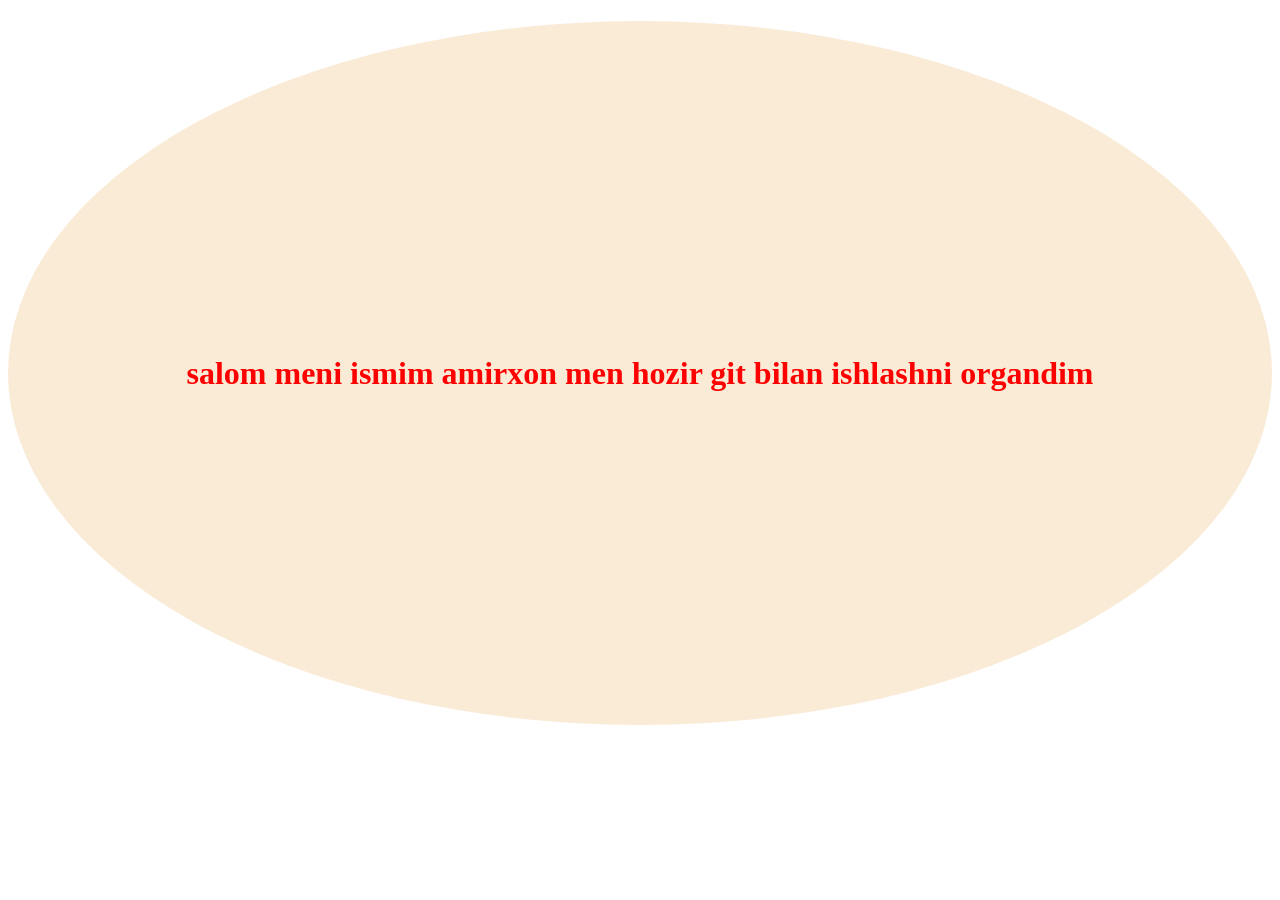
<file: index.html>
<!DOCTYPE html>
<html lang="en">
<head>
    <meta charset="UTF-8">
    <meta name="viewport" content="width=device-width, initial-scale=1.0">
    <title>git</title>
    <link rel="stylesheet" href="staly.css">
</head>
<body>
    <h1>salom meni ismim amirxon men hozir git bilan ishlashni organdim</h1>
</body>
</html>
</file>
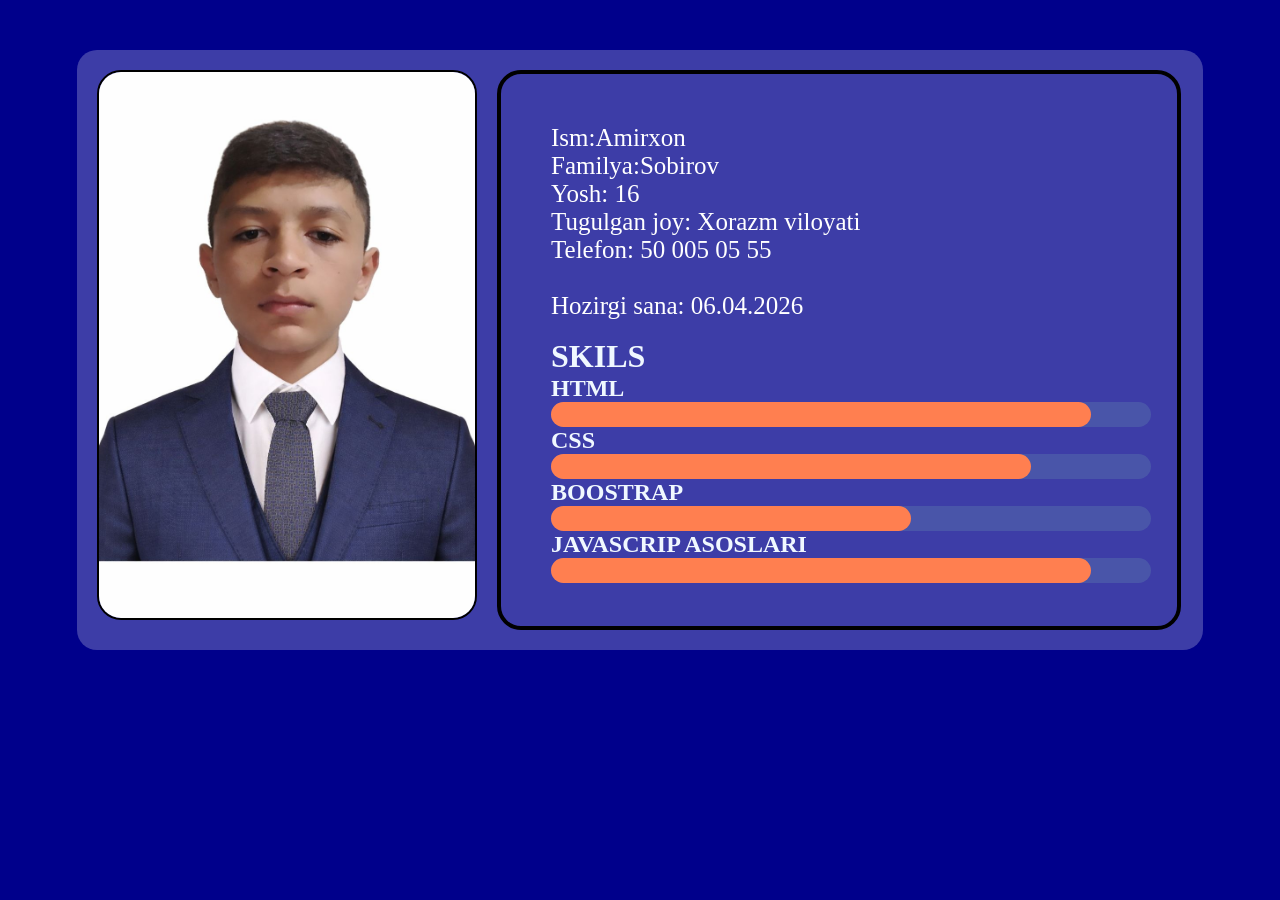
<file: 6-gun/profil.html>
<!DOCTYPE html>
<html lang="en">
<head>
    <meta charset="UTF-8">
    <meta name="viewport" content="width=device-width, initial-scale=1.0">
    <title>Document</title>
    <link rel="stylesheet" href="profil.css">
</head>
<body>
    <div class="ota">
        <div class="korinish">
            <div class="rasm">
                <img src="photo_2026-03-31_23-27-05.jpg" alt="">
            </div>
            <div class="malumot">
                <span>Ism:<span>Amirxon</span></span><br>
                <span>Familya:<span>Sobirov</span></span><br>
                <span>Yosh:<span> 16</span></span><br>
                <span>Tugulgan joy:<span> Xorazm viloyati</span></span><br>
                <span>Telefon:<span> 50 005 05 55</span></span><br>
                <span><span></span></span><br>
                <span>Hozirgi sana:<span> 06.04.2026</span></span><br><br>
                <div class="skils">
                    <h1 style="color: aliceblue;">SKILS</h1>
                    <h2 style="color: aliceblue;">HTML</h2>
                    <div class="a">
                        <div class="b"></div>
                    </div>
                    <h2>CSS</h2>
                    <div class="a">
                        <div class="b" id="css"></div>
                    </div>
                    <h2>BOOSTRAP</h2>
                    <div class="a">
                        <div class="b" id="boot"></div>
                    </div>
                    <h2>JAVASCRIP ASOSLARI</h2>
                    <div class="a">
                        <div class="b"></div>
                    </div>
                </div>
            </div>
        </div>
        <div class="skils">
            
        </div>
        <div class="oxir">

        </div>
    </div>
    
    
</body>
</html>
</file>
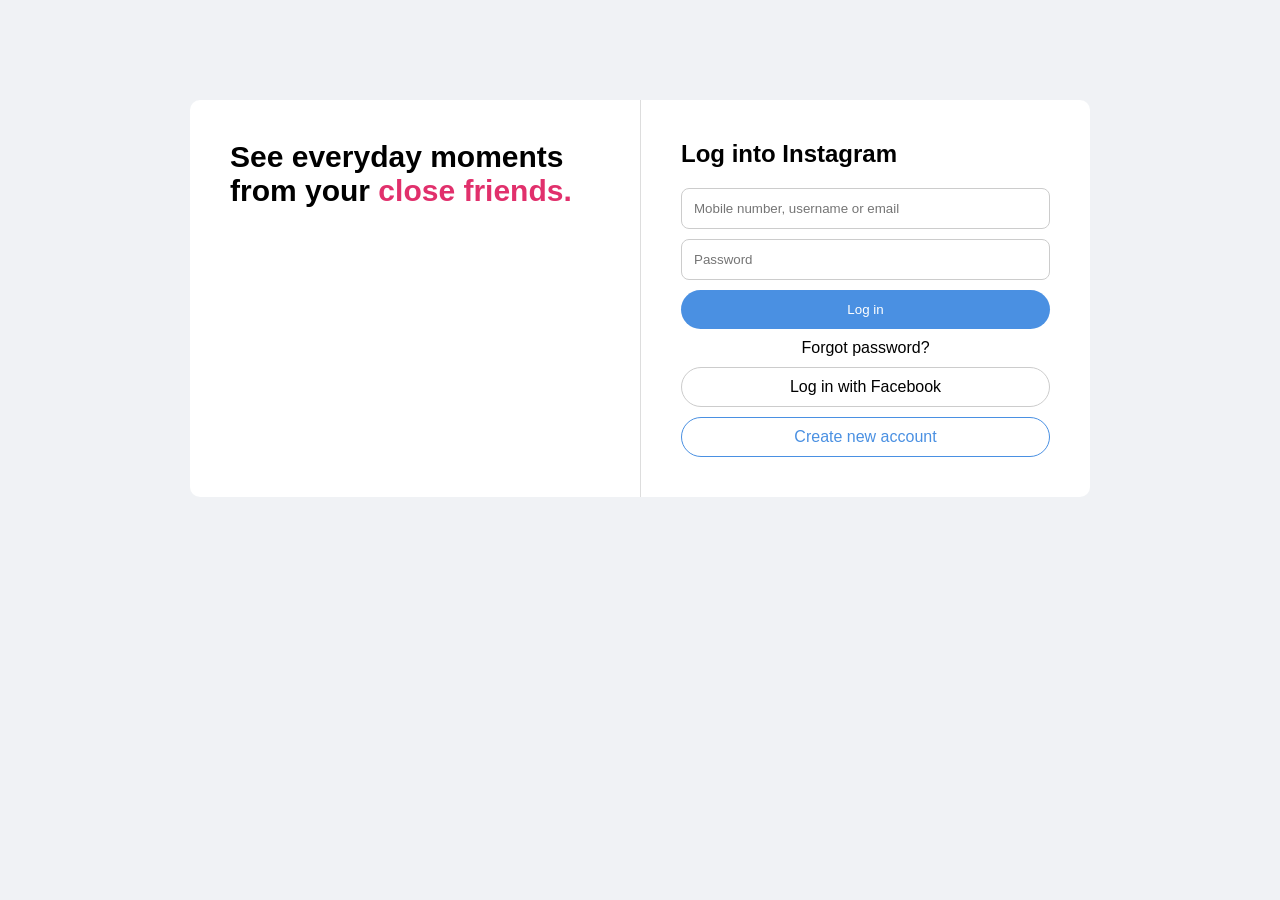
<file: 7-gun/instagram.html>
<!DOCTYPE html>
<html lang="en">
<head>
<meta charset="UTF-8">
<meta name="viewport" content="width=device-width, initial-scale=1.0">
<title>Instagram Login</title>

<style>
*{
  margin:0;
  padding:0;
  box-sizing:border-box;
  font-family:Arial;
}

body{
  background:#f0f2f5;
}

.container{
  width:900px;
  margin:100px auto;
  display:flex;
  background:#fff;
  border-radius:10px;
  overflow:hidden;
}

.left{
  width:50%;
  padding:40px;
}

.left h1{
  font-size:30px;
}

.left span{
  color:#e1306c;
}

.right{
  width:50%;
  padding:40px;
  border-left:1px solid #ddd;
}

.right h2{
  margin-bottom:20px;
}

.right input{
  width:100%;
  padding:12px;
  margin-bottom:10px;
  border:1px solid #ccc;
  border-radius:8px;
}

button{
  width:100%;
  padding:12px;
  background:#4a90e2;
  color:#fff;
  border:none;
  border-radius:20px;
}

p{
  text-align:center;
  margin:10px 0;
}

.box{
  border:1px solid #ccc;
  padding:10px;
  border-radius:20px;
  text-align:center;
  margin-top:10px;
}

.blue{
  border-color:#4a90e2;
  color:#4a90e2;
}

</style>
</head>

<body>

<div class="container">

  <div class="left">
    <h1>
      See everyday moments from your <span>close friends.</span>
    </h1>
  </div>

  <div class="right">
    <h2>Log into Instagram</h2>

    <input type="text" placeholder="Mobile number, username or email">
    <input type="password" placeholder="Password">

    <button>Log in</button>

    <p>Forgot password?</p>

    <div class="box">Log in with Facebook</div>
    <div class="box blue">Create new account</div>

  </div>

</div>

</body>
</html>
</file>
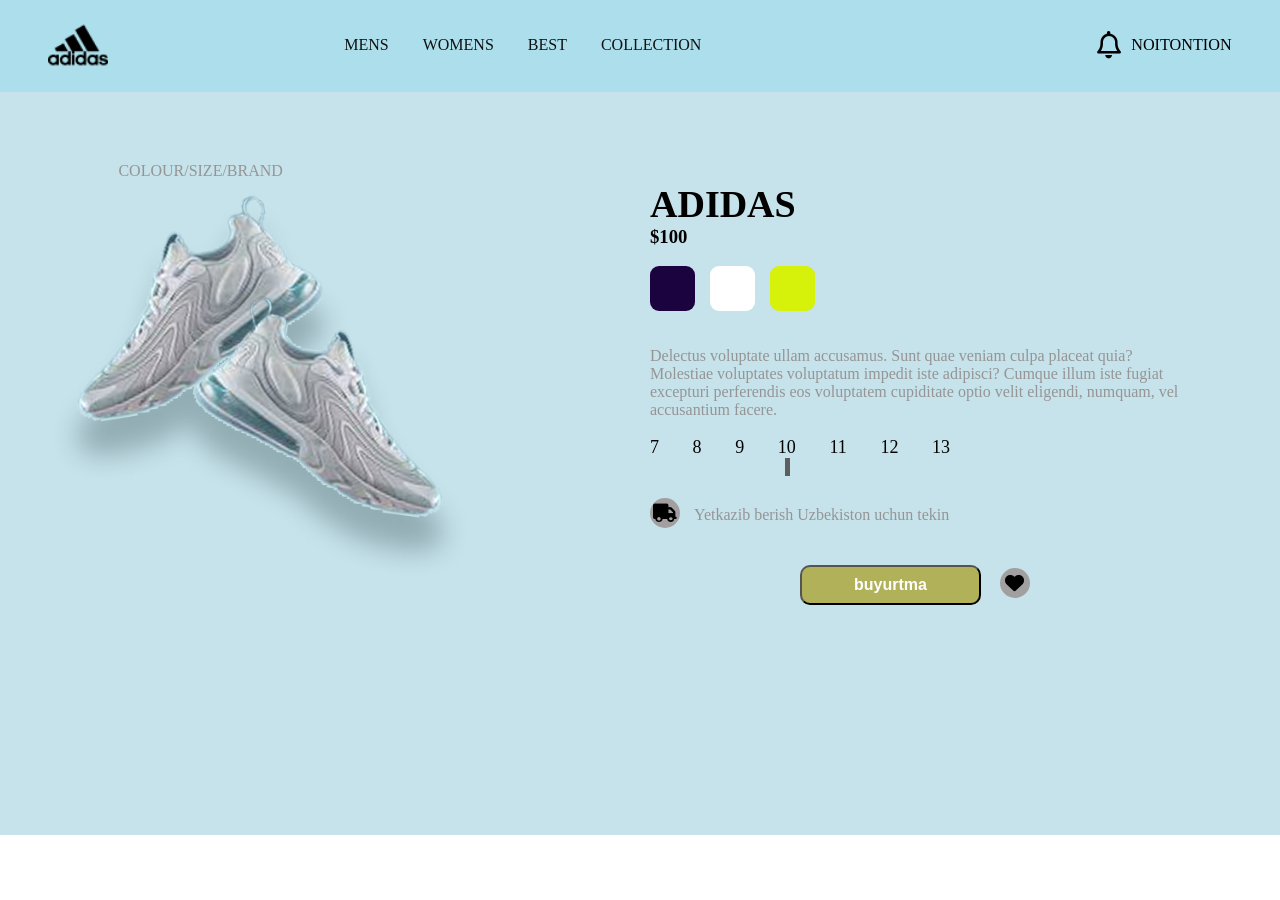
<file: ADIDAS/adidas.html>
<!DOCTYPE html>
<html lang="en">
<head>
    <meta charset="UTF-8">
    <meta name="viewport" content="width=device-width, initial-scale=1.0">
    <title>Document</title>
    <link rel="stylesheet" href="adidas.css">
     <link rel="stylesheet" 
          href="https://cdnjs.cloudflare.com/ajax/libs/font-awesome/6.4.0/css/all.min.css">
</head>
<body>
    <div class="herder">    
            <div class="harde">
                 <div class="rasm">
                        <img src="simple-icons_adidas.png" alt="">
                    </div>
                    <div class="link">
                        <a href="">MENS</a>
                        <a href="">WOMENS</a>
                        <a href="">BEST</a>
                        <a href="">COLLECTION</a>
                    </div>
                    <div class="ikon">                    
                        <i class="fa-regular fa-bell"></i>
                        <p>NOITONTION</p>
                    </div>
            </div>
    </div>
    <div class="continer">
        <div class="con1">
            <div class="krasm">
                <p>COLOUR/SIZE/BRAND</p>
                <div class="rasmm">
                    <img src="Group 1.png" alt="">
                </div>
            </div>
            <div class="malumot">
                <h1>ADIDAS</h1>
                <h3>$100</h3><br>
                <div class="k1">
                    <div class="kb1"></div>
                    <div class="kb2"></div>
                    <div class="kb3"></div>
                </div><br><br>
                <p> Delectus voluptate ullam accusamus. Sunt quae veniam culpa placeat quia? Molestiae voluptates voluptatum impedit iste adipisci? Cumque illum iste fugiat excepturi perferendis eos voluptatem cupiditate optio velit eligendi, numquam, vel accusantium facere.</p><br>
                <div class="son">
                    <p>7</p>
                    <p>8</p>
                    <p>9</p>
                    <p>10</p>
                    <p>11</p>
                    <p>12</p>
                    <p>13</p>
                </div>
                <div class="md">
                    <p class="modul"><b>|</b></p>
                </div>
                <div class="dostov">
                    <i class="fa-solid fa-truck"></i>  <span>Yetkazib berish Uzbekiston uchun tekin</span>
                </div><br>
                <div class="yubor">
                    <button>buyurtma</button>
                    <i class="fa-solid fa-heart"></i>
                </div>
            </div>
        </div>
    </div>
</body>
</html>
</file>
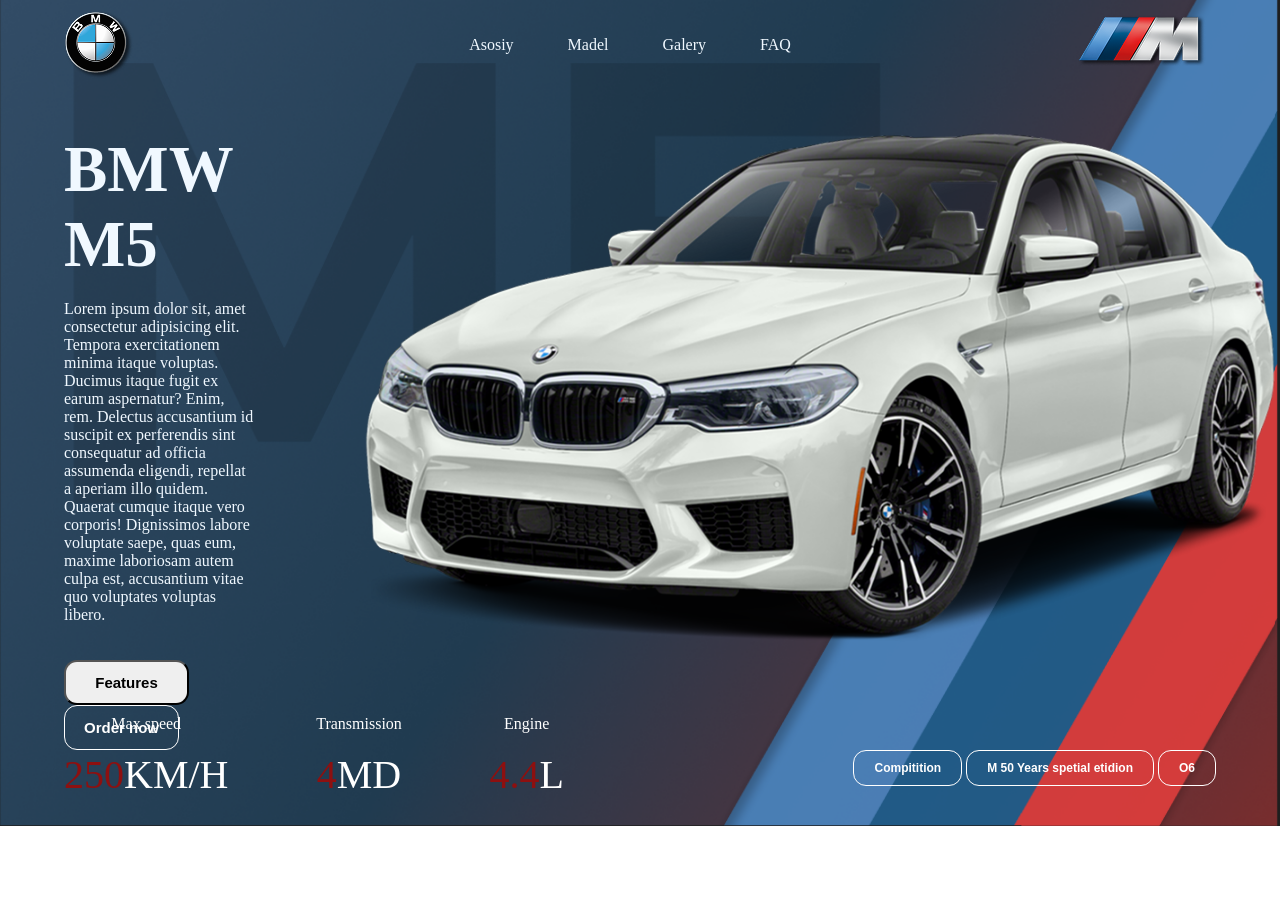
<file: 3-gun/BMW/BMW.html>
<!DOCTYPE html>
<html lang="en">
<head>
    <meta charset="UTF-8">
    <meta name="viewport" content="width=device-width, initial-scale=1.0">
    <title>BMW</title>
    <link rel="stylesheet" href="BMW.css">
</head>
<body>
    <div class="continer">
        <div class="herder">
            <div class="logo">
                <img src="logo.png" alt="">
            </div>
           <div class="link">
                    <a href="">Asosiy</a>
                    <a href="">Madel</a>
                    <a href="">Galery</a>
                    <a href="">FAQ</a>
           </div>
           <div class="m5logo">
            <img src="m5 logo.png" alt="">
           </div>
        </div>
        <div class="menu">
           <div class="malumot">
                <h1>BMW M5</h1><br>
                <p>Lorem ipsum dolor sit, amet consectetur adipisicing elit. Tempora exercitationem minima itaque voluptas. Ducimus itaque fugit ex earum aspernatur? Enim, rem. Delectus accusantium id suscipit ex perferendis sint consequatur ad officia assumenda eligendi, repellat a aperiam illo quidem. Quaerat cumque itaque vero corporis! Dignissimos labore voluptate saepe, quas eum, maxime laboriosam autem culpa est, accusantium vitae quo voluptates voluptas libero.</p><br><br>
                <button class="hug1">Features</button>
                <button class="hug2">Order now</button>
           </div>
           <div class="bmwimg">
                 <img src="Union.png" alt="">
            </div>
        </div>
        <div class="ohir">
            <div class="stat">
                <div class="tez">
                    <span>Max speed</span><br><br>
                    <span class="tezlik" ><span class="km">250</span>KM/H</span>
                </div>
                 <div class="tez">
                    <span>Transmission</span><br><br>
                    <span class="tezlik" ><span class="km">4</span>MD</span>
                </div>
                <div class="tez">
                    <span>Engine</span><br><br>
                    <span class="tezlik" ><span class="km">4.4</span>L</span>
                </div>
            </div>
            <div class="tug">
                <button>Compitition</button>
                <button>M 50 Years spetial etidion</button>
                <button>O6</button>
            </div>
        </div>
    </div>
     
</body>
</html>
</file>
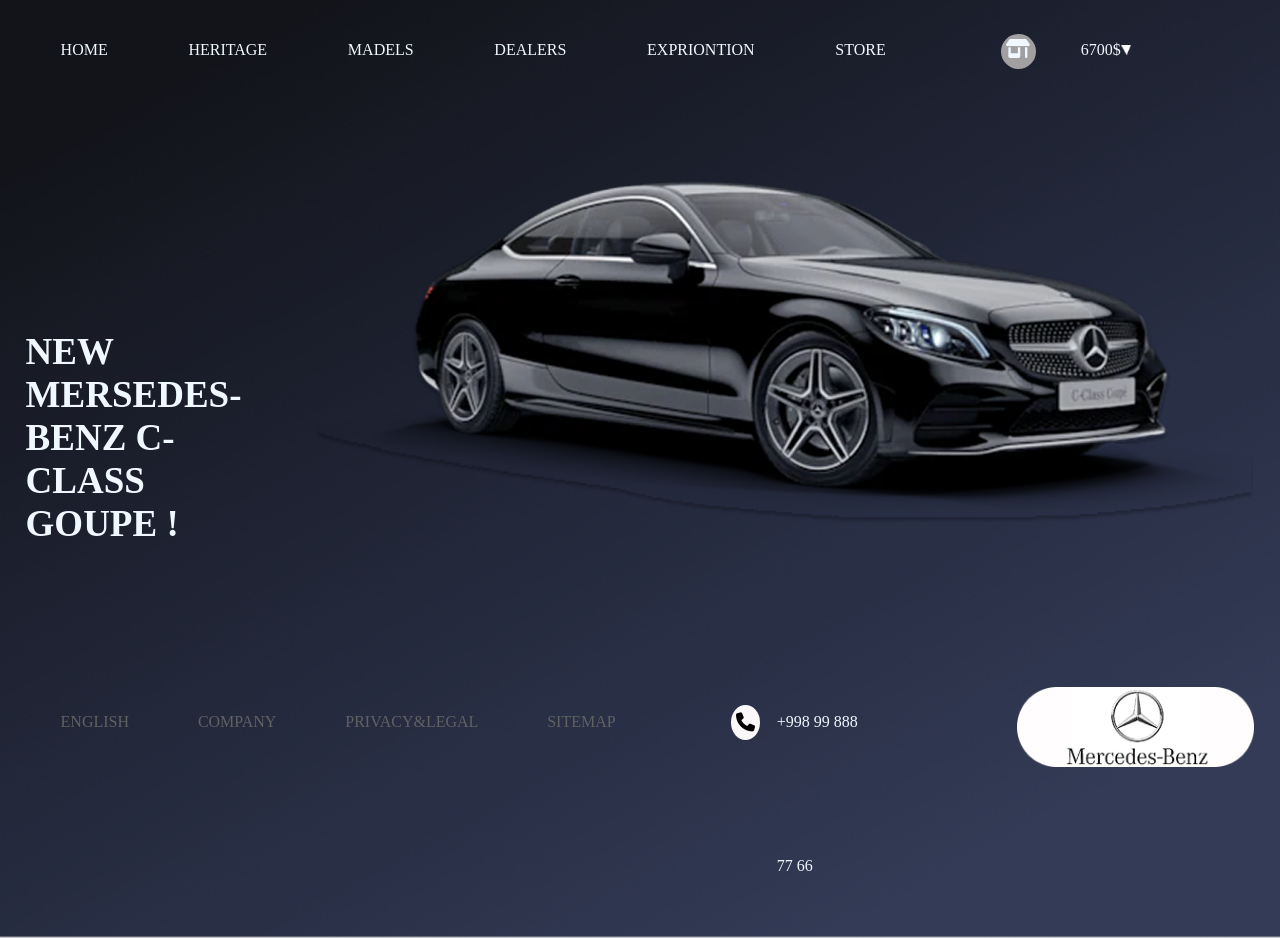
<file: 4-gun/Mersedes-Benz/benz.html>
<!DOCTYPE html>
<html lang="en">
<head>
    <meta charset="UTF-8">
    <meta name="viewport" content="width=device-width, initial-scale=1.0">
    <title>Document</title>
    <link rel="stylesheet" href="benz.css">
    <link rel="stylesheet" 
          href="https://cdnjs.cloudflare.com/ajax/libs/font-awesome/6.4.0/css/all.min.css">
</head>
<body>
    <div class="continer">
        <div class="herder">
            <div class="link">
                <a href="">HOME</a>
                <a href="">HERITAGE</a>
                <a href="">MADELS</a>
                <a href="">DEALERS</a>
                <a href="">EXPRIONTION</a>
                <a href="">STORE</a>
            </div>
            <div class="ikon1">
                <i class="fa-solid fa-shop"></i>
                <p>6700$</p>
                <img src="Vector 1.png" alt="">
            </div>
        </div>
        <div class="asosiy">
            <h1>NEW MERSEDES-BENZ C-CLASS GOUPE !</h1>
            <div class="rasm">
                <img src="no ten.png" alt="">
            </div>
        </div>
        <div class="footer">
            <div class="link1">
                <a href="">ENGLISH</a>
                <a href="">COMPANY</a>
                <a href="">PRIVACY&LEGAL</a>
                <a href="">SITEMAP</a>
            </div>
            <div class="tell">
                <i class="fa-solid fa-phone"></i><p> +998 99 888 77 66</p>
                <img src="firma.png" alt="">
            </div>
        </div>
    </div>
</body>
</html>
</file>
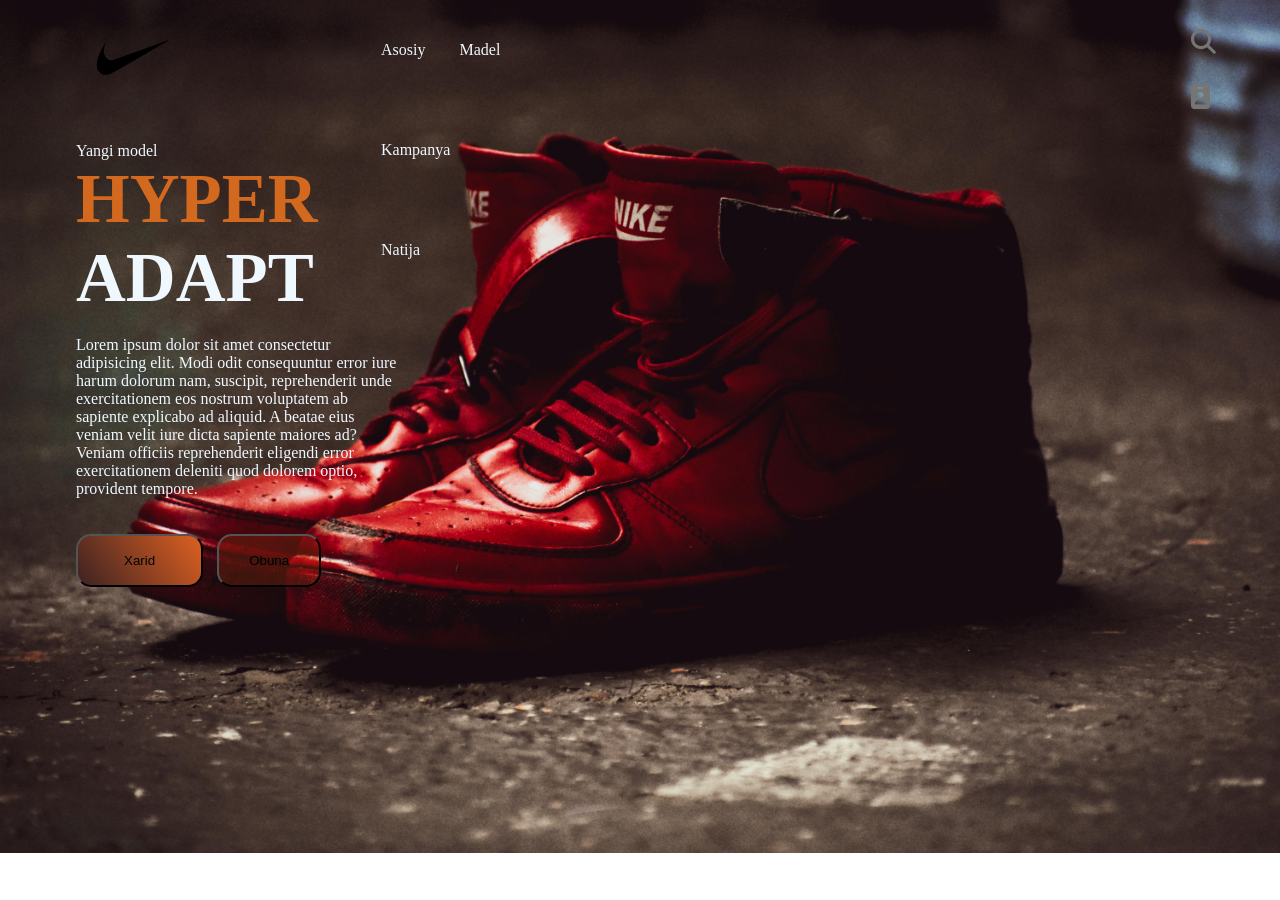
<file: 5-gun/.vscode/nike.html>
<!DOCTYPE html>
<html lang="en">
<head>
    <meta charset="UTF-8">
    <meta name="viewport" content="width=device-width, initial-scale=1.0">
    <title>Nike</title>
    <link rel="stylesheet" href="nike.css">
    <link rel="stylesheet" 
          href="https://cdnjs.cloudflare.com/ajax/libs/font-awesome/6.4.0/css/all.min.css">
</head>
<body>
    <div class="ota">
        <div class="continer">
                <div class="rasm">
                    <img src="uka.png" alt="">
                </div>
                <div class="link">
                    <a href="">Asosiy</a>
                    <a href="">Madel</a>
                    <a href="">Kampanya</a>
                    <a href="">Natija</a>
                </div>
                <div class="ikon">                    
                    <i class="fa-solid fa-magnifying-glass"></i>
                    <i class="fa-solid fa-id-badge"></i>
                </div>
        </div>
        <div class="asosiy">
            <p>Yangi model</p>
            <h1 class="lir">HYPER</h1>
            <h1>ADAPT</h1><br>
            <p>Lorem ipsum dolor sit amet consectetur adipisicing elit. Modi odit consequuntur error iure harum dolorum nam, suscipit, reprehenderit unde exercitationem eos nostrum voluptatem ab sapiente explicabo ad aliquid. A beatae eius veniam velit iure dicta sapiente maiores ad? Veniam officiis reprehenderit eligendi error exercitationem deleniti quod dolorem optio, provident tempore.</p><br><br>
            <div class="tugma">
                <button class="xar">Xarid</button>
                <button class="ob">Obuna</button>
            </div>

        </div>
    </div>
</body>
</html>
</file>
<file: staly.css>
h1{
    color: red;
    text-align: center;
    line-height: 22;
    background-color: antiquewhite;
    border-radius: 60%;
    /* width: 700px;
    height: 200px; */
}
h1:hover{
    color: aqua;
    background-color: aliceblue;
}
</file>
<file: 6-gun/profil.css>
*{
    margin: 0;
    padding: 0;
    box-sizing: border-box;
}
body{
    background-color: darkblue;
}
.korinish{
    height: 600px;
    border-radius: 20px;
    background-color: rgba(255, 255, 255, 0.24);
    padding: 20px;
    display: flex;
}
.ota{
    width: 88%;
    margin: 0 auto;
    padding-top: 50px;
}
.rasm{
    width: 35%;
}
.rasm>img{
    width: 100%;
    height: 550px;
    border-radius: 24px;
    border: 2px solid black;
}
.malumot{
    width: 63%;
    margin-left: 20px;
    border-radius: 24px;
    border: 4px solid black;
    padding: 50px;
}
.malumot>span{
    color: white;
    margin-bottom: 9px;
    font-size: 25px;
    font-family: 'Times New Roman', Times, serif;
}
.a{
    width: 600px;
    height: 25px;
    background-color: rgba(104, 142, 175, 0.293);
    border-radius: 30px;
}
.b{
    width: 90%;
    height: 25px;
    background-color: coral;
    border-radius: 30px;
}
h2{
    color: aliceblue;
}
#css{
    height: 25px;
    width: 80%;
    color: coral;
}
#boot{
    height: 25px;
    width: 60%;
    color:  coral;
}
</file>
<file: ADIDAS/adidas.css>
*{
    margin: 0;
    padding: 0;
    box-sizing: border-box;
}
.herder{
    height: 92px;
    width: 100%;
    background-color:  #ACDFEB;
}
.continer{
    width: 90%;
    margin: 0 auto;
}
.harde{
     display: flex;
     width: 94%;
     margin: 0 auto;
     line-height: 70px;
     padding: 10px;
     justify-content: space-between;
}
.rasm>img{
    width: 60px;
    height: 60px;
    margin-top: 5px;
}
.link{
    margin-left: -190px;
}
.link>a{
    text-decoration: none;
    color: rgb(16, 17, 18);
    margin-left: 30px;
    font-size: 16px;
}
.link>a:hover{
   color: coral;
   border-bottom: 2px solid coral ;
   padding-bottom: 38px;
   transition: all 0.8s;
}
i{
    font-size: 27px;
    color: rgb(0, 0, 0);
    margin-top: 22px;
}
.ikon>p{
     font-size: 16.2px;
     margin-left: 10px;
}
.ikon{
    display: flex;
}
.continer{
    background-color: #c6e2ea;
    width: 100%;
    height: 743px;
}
.con1{
    width: 94%;
    margin: 0 auto;
    padding: 10px;
    display: flex;
}
.krasm>p{
    margin-top: 60px;
    margin-left: 70px;
    color: rgb(149, 149, 149);
}
.krasm{
    width: 50%;
}
.rasmm>img{
    text-align: center;
    margin-top: -79px;
    margin-left: -70px;
    width: 100%;
    height: 100%;
}
.malumot{
    width: 550px;
    padding: 10px;
}
.malumot>h1{
    margin-top: 70px;
    font-size: 38px;
    font-weight: 900;
}
.k1{
    display: flex;
}
.kb1{
    width: 45px;
    height: 45px;
    background-color: rgb(27, 3, 64);
    border-radius: 9px;
}
.kb2{
     width: 45px;
    height: 45px;
    background-color: rgb(255, 255, 255);
    border-radius: 9px;
    margin-left: 15px;
}
.kb3{
     width: 45px;
    height: 45px;
    background-color: rgb(214, 241, 10);
    border-radius: 9px;
    margin-left: 15px;
}
.son{
    display: flex;
    justify-content: space-between;
    width: 300px;
}
.son>p{
    font-size: 18px;
}
.md{
  width: 280px;  
}
.md>p{
    margin-left: 135px;
    color: rgb(95, 94, 94);
    width: 5px;
    background-color: rgb(95, 94, 94);
}
.dostov>i{
    height: 30px;
    width: 30px;
    background-color:rgb(161, 159, 159) ;
    font-size: 19px;
    text-align: center;
    line-height: 30px;
    border-radius: 50%;
}
span{
    margin-left: 10px;
    color: rgb(149, 149, 149);      
}
.yubor>i{
    height: 30px;
    width: 30px;
    background-color:rgb(161, 159, 159) ;
    font-size: 19px;
    text-align: center;
    line-height: 30px;
    border-radius: 50%;
    margin-left: 15px;
}
button{
    padding: 9px 52px;
    font-weight: 900;
    color: white;
    font-size: 16px;
    background-color: rgb(177, 177, 89);
    border-radius: 10px;
    margin-left: 150px;
}
button:hover{
    background-color: coral;
}
.malumot>p{
    color: rgb(149, 149, 149);
}
</file>
<file: 3-gun/BMW/BMW.css>
*{
    padding: 0;
    margin: 0;
    box-sizing: border-box;
}
body{
    background-image: url(orqa.png);
    background-size: cover;
    background-repeat: no-repeat;
    min-height: 813px;

}
.continer{
    width: 90%;
    margin: 0 auto;
}
.link>a{
    text-decoration: none;
    color: aliceblue;
    margin-left: 50px;
    font-size: 16px;
}
.link>a:hover{
    color: rgb(160, 160, 224);
}
.herder{
    display: flex;
    line-height: 70px;
    justify-content: space-between;
    padding-top: 10px;
}
.menu{
    display: flex;
}
.bmwimg{
    line-height: 10;
}
.bmwimg>img{
    width: 1040px;
    height: 606px;
    float: right;
    margin-right: -80px;
}
.malumot{
    margin-top: 23px;
    width: 30%;
    color: aliceblue;
    float: left;
}
.malumot>h1{
    font-size: 65px;
}
.hug1{
    width: 125px;
    height: 45px;
    border-radius: 13px;
    color: black;
    font-size: 15px;
    font-weight: 600;
}
.hug2{
     width: 115px;
    height: 45px;
    border-radius: 13px;
    border: 1px solid white;
    background-color: rgba(240, 248, 255, 0);
     color: rgb(255, 255, 255);
    font-size: 15px;
    font-weight: 600;
}
.stat{
    display: flex;
    width: 500px;
    height: 100px;
    justify-content: space-between;
    margin-top: -35px;
    float: left;
}
span{
    color: white;
}
.km{
    color: rgb(141, 16, 16);
}
.tezlik{
    font-size: 40px;
}
.tez{
    text-align: center;
}
.tug>button{
    padding: 10px 20px;
    border-radius: 13px;
    border: 1px solid white;
    background-color: rgba(240, 248, 255, 0);
    color: rgb(255, 255, 255);
    font-size: 12px;
    font-weight: 600;
}
.ohir{
    display: flex;
    justify-content: space-between;
}
.tug{
    line-height: 1;
}
</file>
<file: 4-gun/Mersedes-Benz/benz.css>
*{
    padding: 0;
    margin: 0;
    box-sizing: border-box;
    color: aliceblue;
}
body{
    background-image: url(mers.png);
    background-size: cover;
    background-repeat: no-repeat;
}
.continer{
    width: 96%;
    margin: 0 auto;
}
.herder{
    display: flex;
    height: 100px;
    width: 100%;
}
.link{
    display: flex;
    line-height: 100px;
    width: 70%;
    justify-content: space-between;
}
.ikon1>i{
     height: 35px;
    width: 35px;
    background-color:rgb(161, 159, 159) ;
    font-size: 19px;
    text-align: center;
    line-height: 30px;
    border-radius: 50%;
    margin-left: 115px;
    margin-top: 34px;
}
.asosiy{
    display: flex;
}
.ikon1{
    display: flex;
    line-height: 100px;
}
.link>a{
     text-decoration: none;
     margin-left: 35px;
     font-size: 16px;
}
.link>a:hover{
   color: rgb(251, 81, 14);
}
.ikon1>img{
    width: 10px;
    height: 10px;
    margin-top: 45px;
}
p{
    margin-left: 45px;
}
.rasm>img{
    width: 100%;
    float: right;
}
.asosiy>h1{
    width: 25%;
    float: left;
    margin-top: 230px;
    font-size: 37px;
}
.tell>i{
     height: 35px;
    width: 35px;
    background-color:rgb(250, 248, 248) ;
    font-size: 19px;
    text-align: center;
    line-height: 35px;
    border-radius: 50%;
    margin-left: 115px;
    margin-top: 55px;
    color: rgb(2, 2, 2);
}
.link1>a{
      text-decoration: none;
    margin-left: 35px;
     font-size: 16px;
     color: rgb(97, 97, 98);
}
.link1>a:hover{
    color: aliceblue;
}
.link1{
    display: flex;
    width: 50%;
    justify-content: space-between;
}
.footer{
    display: flex;
    line-height: 9;
    margin-top: 105px;
}
.tell>p{
    margin-left: 17px   ;
}
.tell>img{
    margin-left: 140px;
    height: 80px;
    margin-top: 37px;
}
.tell{
    display: flex;
    margin: 0px;
}
</file>
<file: 5-gun/.vscode/nike.css>
*{
    margin: 0;
    padding: 0;
    box-sizing: border-box;
}
body{
    background-image: url(pexels-mstudio-360817-1307128.jpg);
    background-size: cover;
    background-repeat: no-repeat;
    margin: 0;
}
.ota{
    width: 90%;
    margin: 0 auto;
}
.continer{
    display: flex;
    height: 102px;
    width: 100%;
    
}
.rasm>img{
    width: 137px;
    height: 115px;
    font-size: 50px;
    color: black;
}
.link>a{
    text-decoration: none;
    color: aliceblue;
    margin-left: 30px;
    font-size: 16px;
    line-height: 100p
}
i{
    
    text-align: center;
    font-size: 30px;
    color: rgb(117, 117, 116);
    margin-top: 30px;
}
.link{
    line-height: 100px;
    margin-left: 150px;
}
.ikon{
    margin-left: 670px;
}
.link>a:hover{
    color: coral;
}
.asosiy{
    margin-top: 28px;
    width: 30%;
    color: aliceblue;
    padding: 12px;
}
h1{
    font-size: 69px;
}
.lir{
    color: chocolate;
}
.xar{
    padding: 17px 46px;
    border-radius: 15px;
    background: linear-gradient(55deg,#3c2222,#de6021);
}
.ob{
    padding: 17px 30px;
    border-radius: 15px;
    margin-left: 10px;
    background-color: rgba(221, 67, 12, 0.19);
}
.fa-solid{
    font-size: 25px;
    margin-left: 15px;
}
</file>
